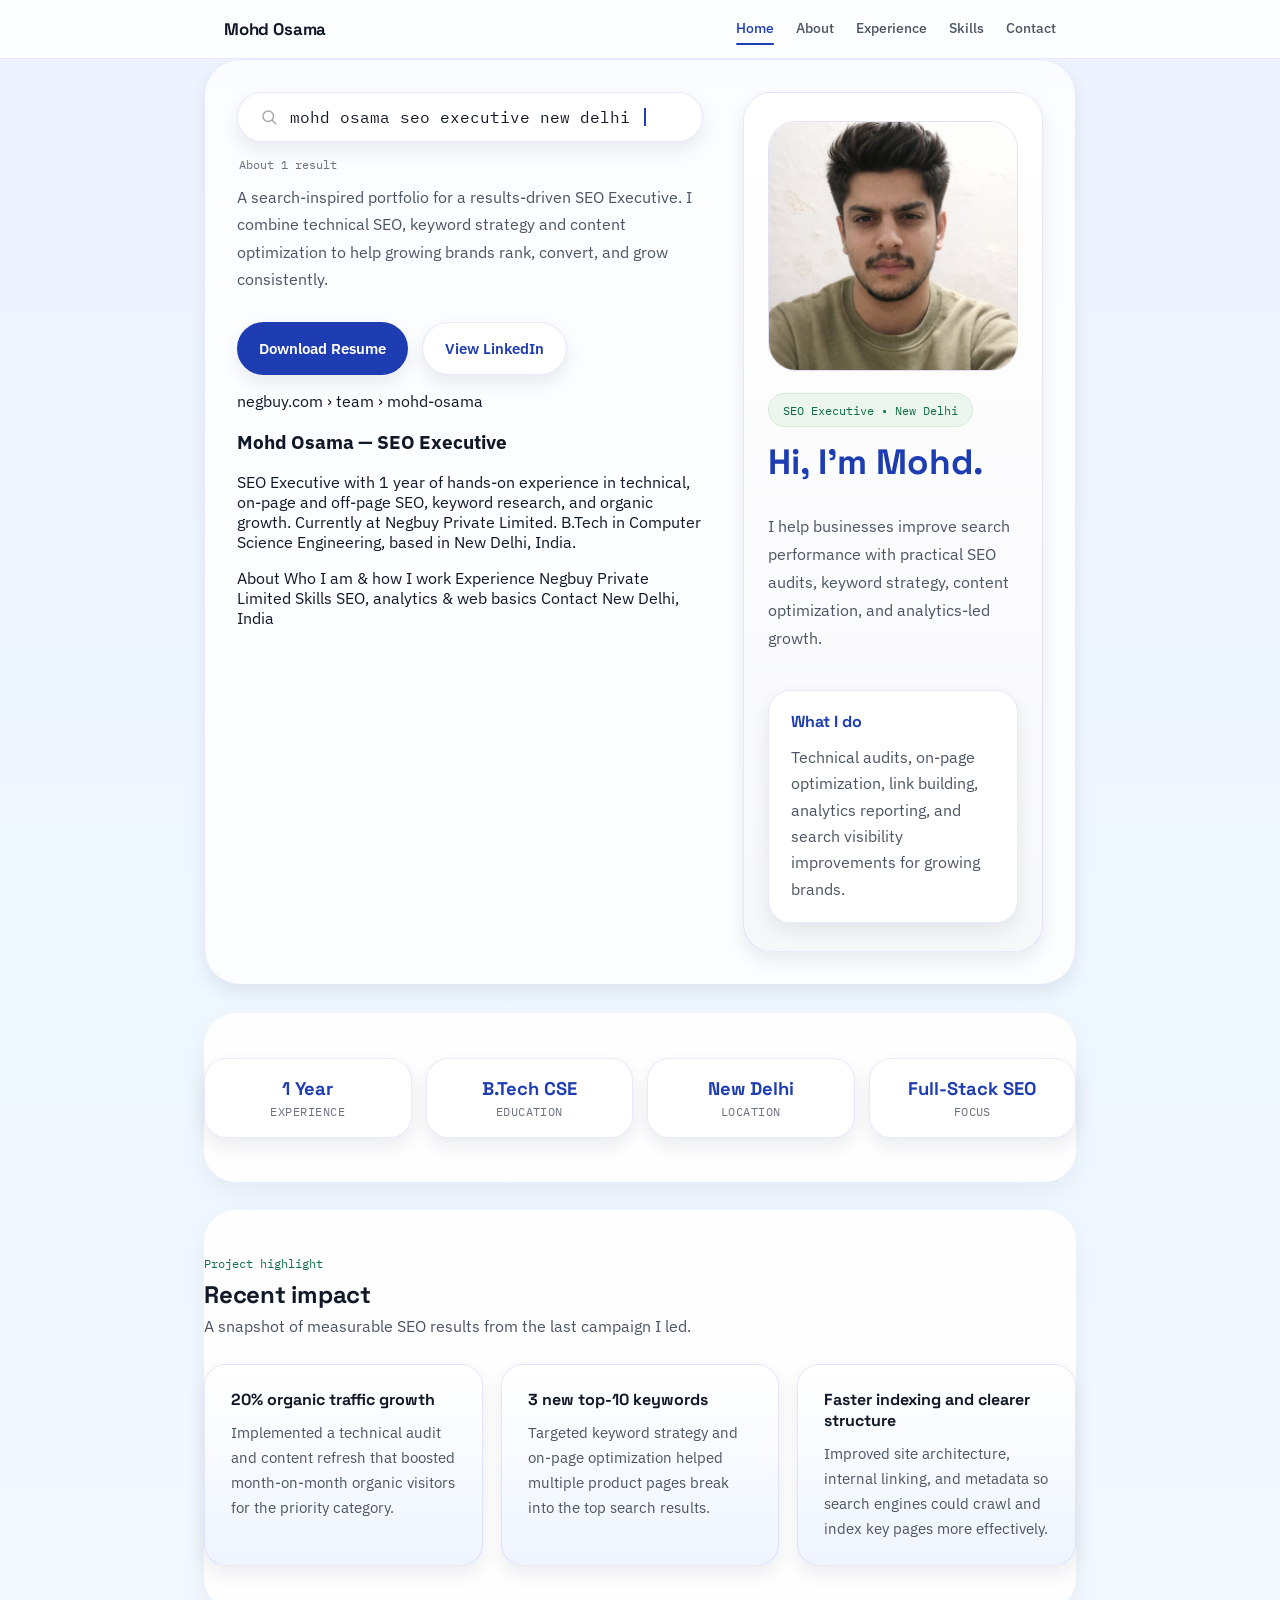
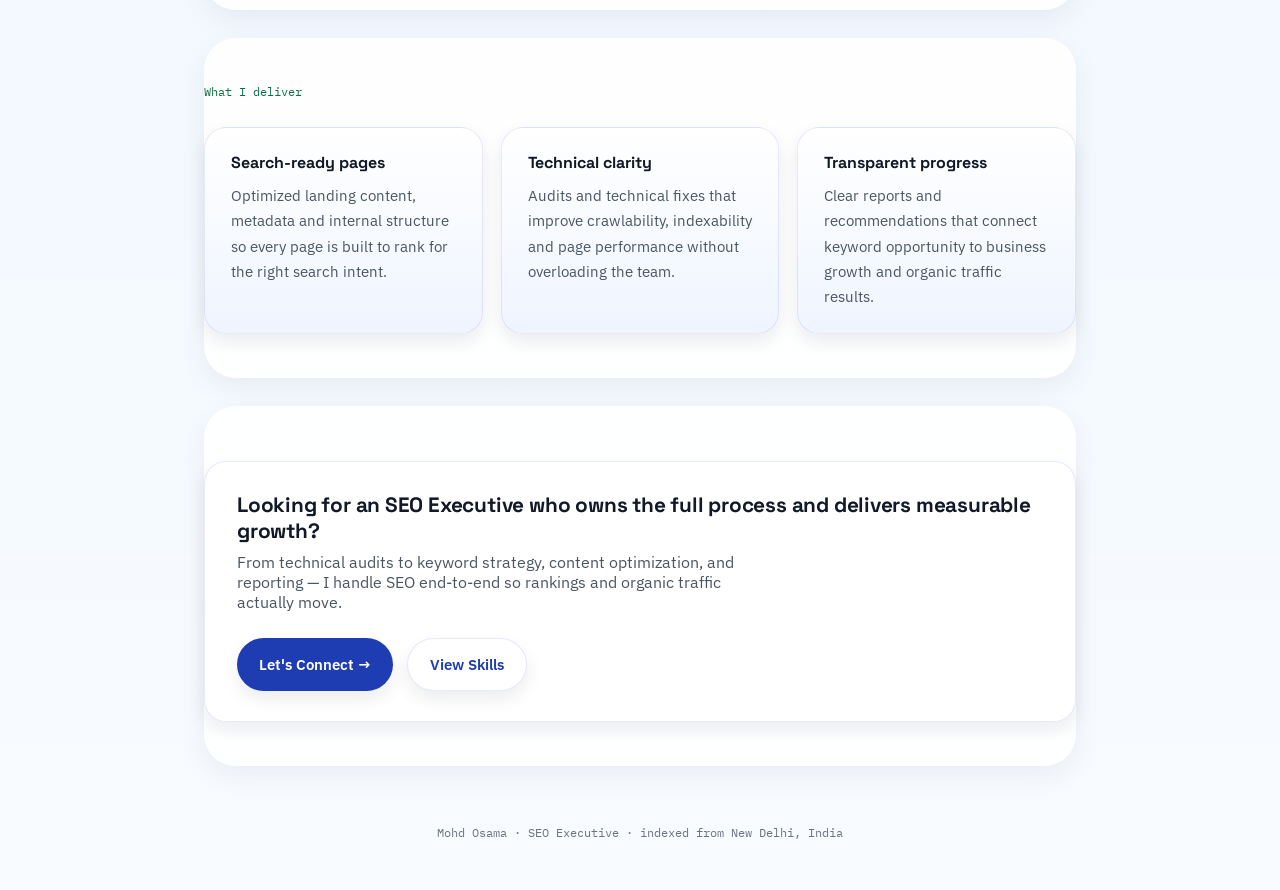
<file: index.html>
<!DOCTYPE html>
<html lang="en">
<head>
<meta charset="UTF-8">
<meta name="viewport" content="width=device-width, initial-scale=1.0">
<title>Mohd Osama — SEO Executive</title>
<meta name="description" content="Mohd Osama, SEO Executive — on-page & off-page SEO, keyword research, organic growth. New Delhi, India.">
<link rel="preconnect" href="https://fonts.googleapis.com">
<link href="https://fonts.googleapis.com/css2?family=Space+Grotesk:wght@500;600;700&family=IBM+Plex+Sans:wght@400;500;600&family=IBM+Plex+Mono:wght@400;500&display=swap" rel="stylesheet">
<link rel="stylesheet" href="styles.css">
</head>
<body>

<header class="topbar">
  <div class="topbar-inner">
    <a class="logo" href="index.html">Mohd Osama</a>
    <nav class="nav-links">
      <a href="index.html">Home</a>
      <a href="about.html">About</a>
      <a href="experience.html">Experience</a>
      <a href="skills.html">Skills</a>
      <a href="contact.html">Contact</a>
    </nav>
  </div>
</header>

<main class="wrap">

  <!-- HERO / SERP -->
  <section class="hero">
    <div class="hero-grid">
      <div>
        <div class="search-shell">
          <svg class="search-icon" width="18" height="18" viewBox="0 0 24 24" fill="none" stroke="#5F6368" stroke-width="2" stroke-linecap="round">
            <circle cx="11" cy="11" r="7"></circle>
            <line x1="21" y1="21" x2="16.65" y2="16.65"></line>
          </svg>
          <span class="search-text-line" id="typedText"></span><span class="cursor" id="cursorBlink"></span>
        </div>
        <p class="search-stats" id="searchStats">About 1 result</p>
        <p class="hero-intro">A search-inspired portfolio for a results-driven SEO Executive. I combine technical SEO, keyword strategy and content optimization to help growing brands rank, convert, and grow consistently.</p>

        <div class="hero-actions">
          <a class="cta-button" href="resume.pdf" download>Download Resume</a>
          <a class="cta-button secondary" href="https://www.linkedin.com/in/mohdosama-seo" target="_blank" rel="noreferrer noopener">View LinkedIn</a>
        </div>

        <article class="serp-card" id="serpCard">
          <p class="breadcrumb">negbuy.com › team › mohd-osama</p>
          <h1 class="serp-title">Mohd Osama — SEO Executive</h1>
          <p class="serp-desc">
            SEO Executive with 1 year of hands-on experience in technical, on-page and off-page SEO,
            keyword research, and organic growth. Currently at Negbuy Private Limited.
            B.Tech in Computer Science Engineering, based in New Delhi, India.
          </p>
          <div class="sitelinks">
            <a href="about.html">
              <span class="sl-title">About</span>
              <span class="sl-desc">Who I am &amp; how I work</span>
            </a>
            <a href="experience.html">
              <span class="sl-title">Experience</span>
              <span class="sl-desc">Negbuy Private Limited</span>
            </a>
            <a href="skills.html">
              <span class="sl-title">Skills</span>
              <span class="sl-desc">SEO, analytics &amp; web basics</span>
            </a>
            <a href="contact.html">
              <span class="sl-title">Contact</span>
              <span class="sl-desc">New Delhi, India</span>
            </a>
          </div>
        </article>
      </div>

      <aside class="hero-profile">
        <img class="profile-image" src="profile.jpg" alt="Mohd Osama profile photo">
        <div class="profile-summary">
          <span class="profile-badge">SEO Executive • New Delhi</span>
          <h2 class="profile-title">Hi, I’m Mohd.</h2>
          <p class="profile-meta">I help businesses improve search performance with practical SEO audits, keyword strategy, content optimization, and analytics-led growth.</p>
        </div>
        <div class="profile-item">
          <h3>What I do</h3>
          <p>Technical audits, on-page optimization, link building, analytics reporting, and search visibility improvements for growing brands.</p>
        </div>
      </aside>
    </div>
  </section>

  <!-- QUICK FACTS -->
  <section class="section">
    <div class="facts-grid">
      <div class="fact-card">
        <div class="fact-value">1 Year</div>
        <div class="fact-label">Experience</div>
      </div>
      <div class="fact-card">
        <div class="fact-value">B.Tech CSE</div>
        <div class="fact-label">Education</div>
      </div>
      <div class="fact-card">
        <div class="fact-value">New Delhi</div>
        <div class="fact-label">Location</div>
      </div>
      <div class="fact-card">
        <div class="fact-value">Full-Stack SEO</div>
        <div class="fact-label">Focus</div>
      </div>
    </div>
  </section>

  <section class="section">
    <p class="eyebrow">Project highlight</p>
    <h2>Recent impact</h2>
    <p class="section-sub">A snapshot of measurable SEO results from the last campaign I led.</p>
    <div class="feature-grid">
      <div class="feature-card">
        <h3>20% organic traffic growth</h3>
        <p>Implemented a technical audit and content refresh that boosted month-on-month organic visitors for the priority category.</p>
      </div>
      <div class="feature-card">
        <h3>3 new top-10 keywords</h3>
        <p>Targeted keyword strategy and on-page optimization helped multiple product pages break into the top search results.</p>
      </div>
      <div class="feature-card">
        <h3>Faster indexing and clearer structure</h3>
        <p>Improved site architecture, internal linking, and metadata so search engines could crawl and index key pages more effectively.</p>
      </div>
    </div>
  </section>

  <section class="section">
    <p class="eyebrow">What I deliver</p>
    <div class="feature-grid">
      <div class="feature-card">
        <h3>Search-ready pages</h3>
        <p>Optimized landing content, metadata and internal structure so every page is built to rank for the right search intent.</p>
      </div>
      <div class="feature-card">
        <h3>Technical clarity</h3>
        <p>Audits and technical fixes that improve crawlability, indexability and page performance without overloading the team.</p>
      </div>
      <div class="feature-card">
        <h3>Transparent progress</h3>
        <p>Clear reports and recommendations that connect keyword opportunity to business growth and organic traffic results.</p>
      </div>
    </div>
  </section>

  <!-- CTA -->
  <section class="section">
    <div class="cta-block">
      <h2>Looking for an SEO Executive who owns the full process and delivers measurable growth?</h2>
      <p>From technical audits to keyword strategy, content optimization, and reporting —
      I handle SEO end-to-end so rankings and organic traffic actually move.</p>
      <div class="cta-row">
        <a class="cta-button" href="contact.html">Let's Connect →</a>
        <a class="cta-button secondary" href="skills.html">View Skills</a>
      </div>
    </div>
  </section>

</main>

<footer>
  <p>Mohd Osama · SEO Executive · indexed from New Delhi, India</p>
</footer>

<script src="script.js"></script>
</body>
</html>
</file>
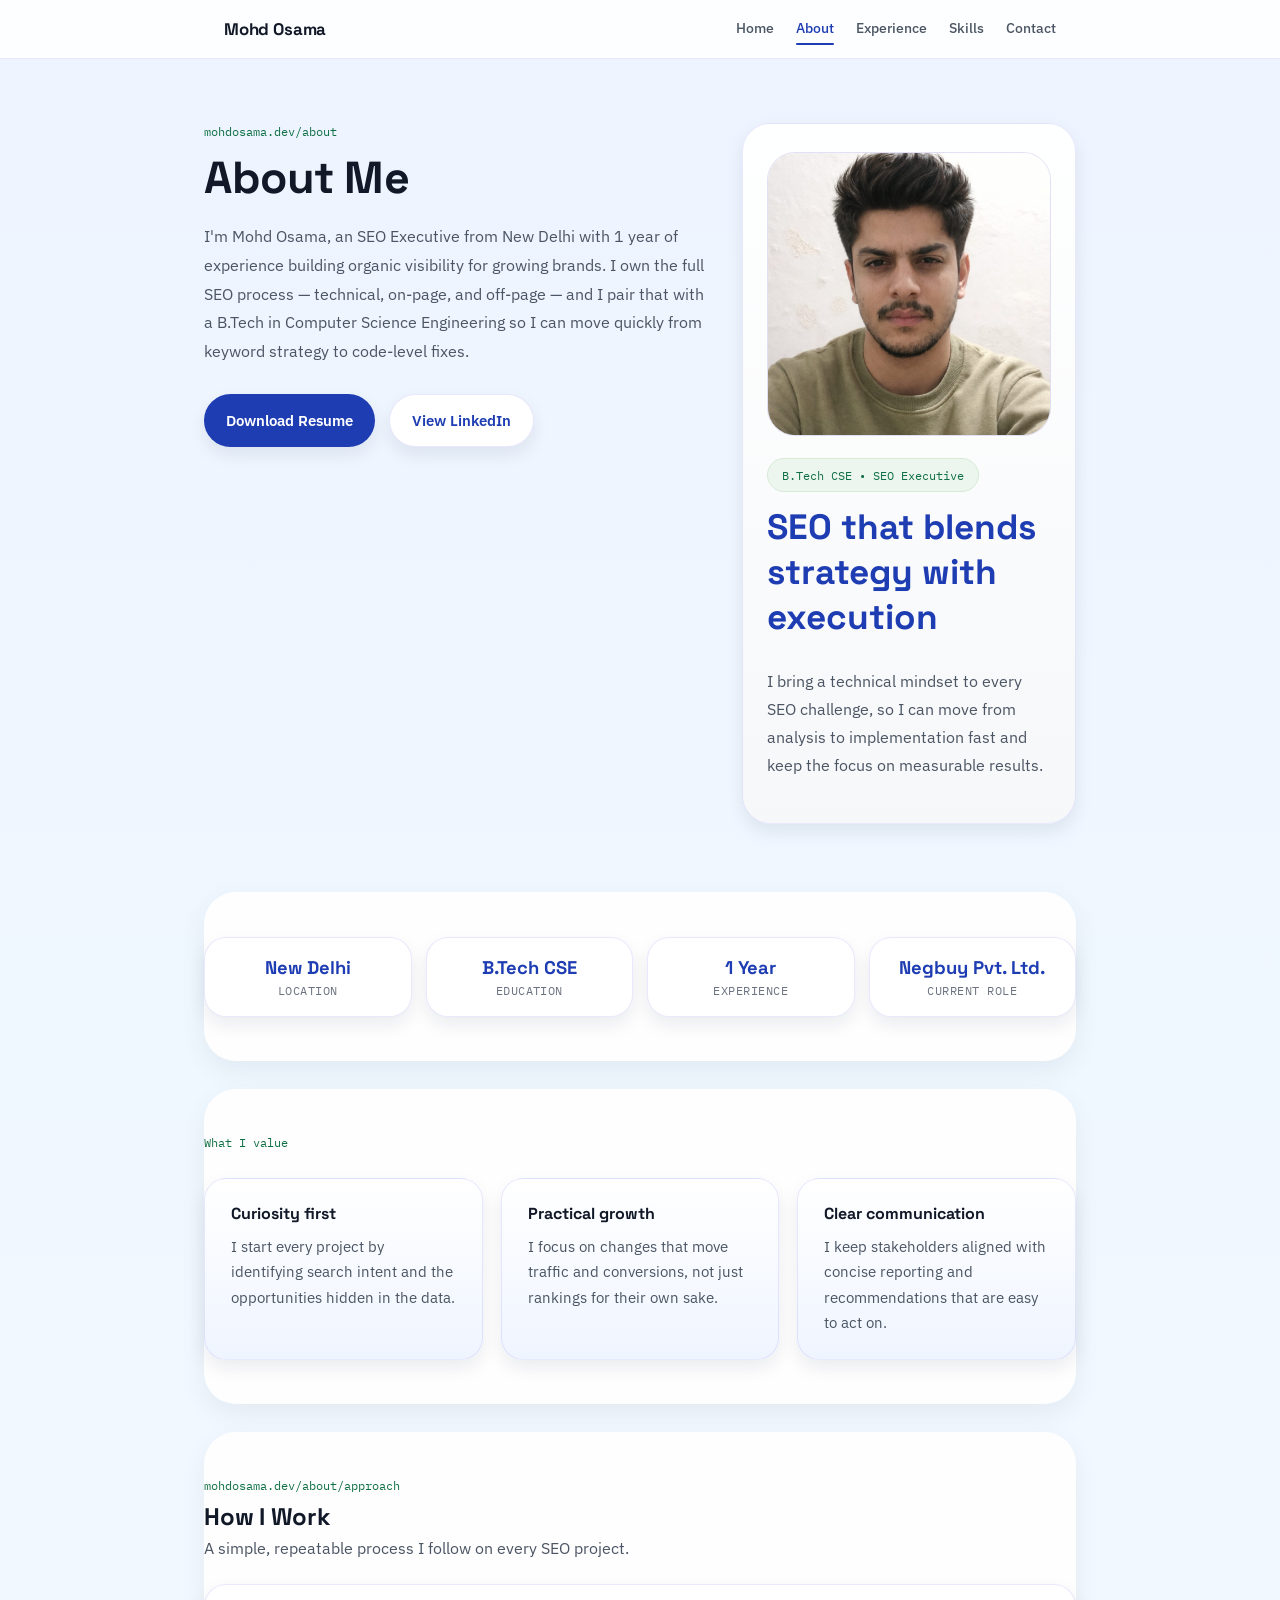
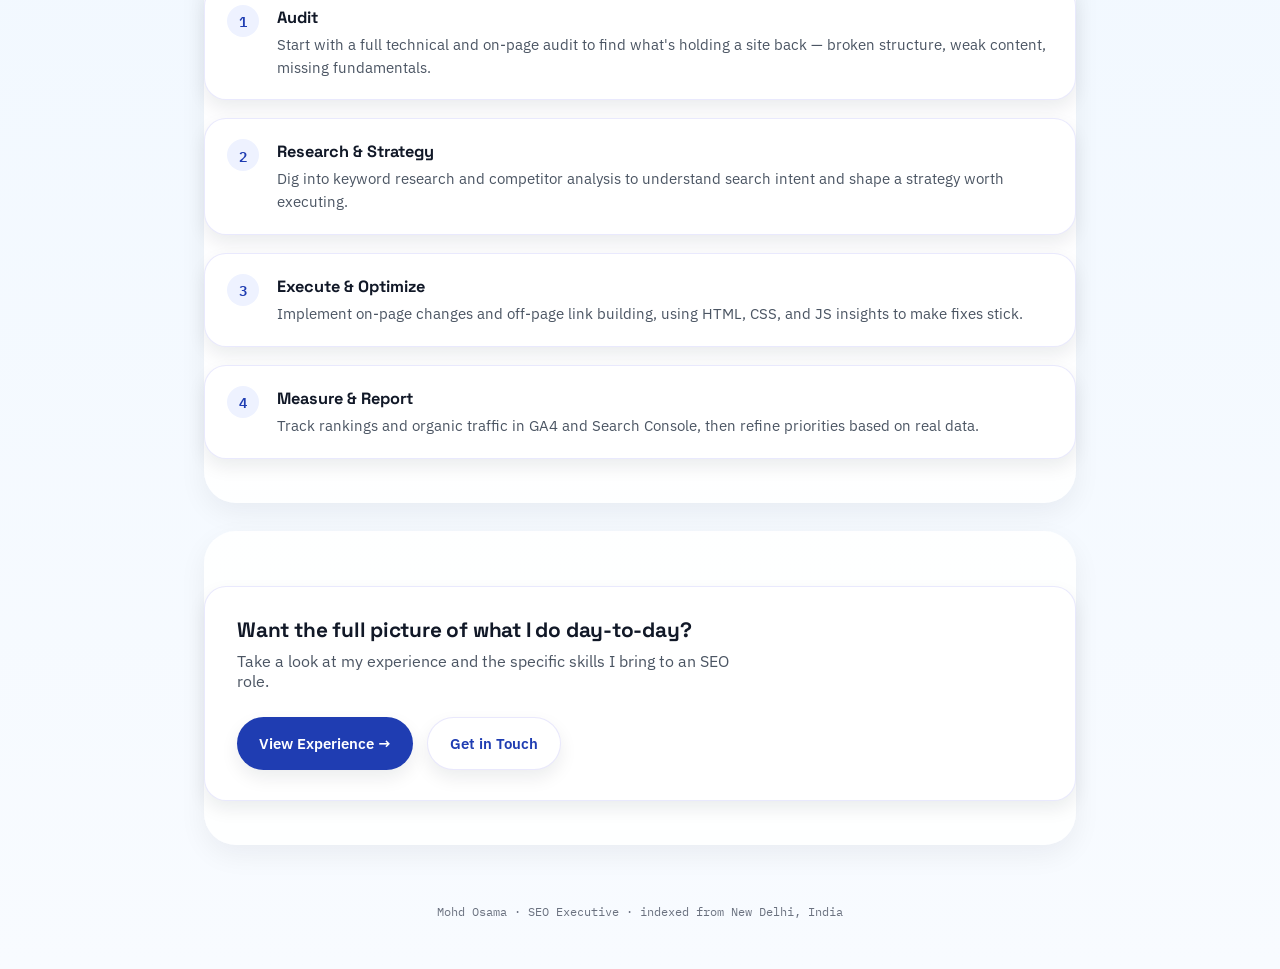
<file: about.html>
<!DOCTYPE html>
<html lang="en">
<head>
<meta charset="UTF-8">
<meta name="viewport" content="width=device-width, initial-scale=1.0">
<title>About — Mohd Osama</title>
<meta name="description" content="About Mohd Osama, SEO Executive based in New Delhi, India.">
<link rel="preconnect" href="https://fonts.googleapis.com">
<link href="https://fonts.googleapis.com/css2?family=Space+Grotesk:wght@500;600;700&family=IBM+Plex+Sans:wght@400;500;600&family=IBM+Plex+Mono:wght@400;500&display=swap" rel="stylesheet">
<link rel="stylesheet" href="styles.css">
</head>
<body>

<header class="topbar">
  <div class="topbar-inner">
    <a class="logo" href="index.html">Mohd Osama</a>
    <nav class="nav-links">
      <a href="index.html">Home</a>
      <a href="about.html">About</a>
      <a href="experience.html">Experience</a>
      <a href="skills.html">Skills</a>
      <a href="contact.html">Contact</a>
    </nav>
  </div>
</header>

<main class="wrap">

  <section class="page-banner">
    <div class="page-header">
      <div>
        <p class="eyebrow">mohdosama.dev/about</p>
        <h1>About Me</h1>
        <p class="section-sub">I'm Mohd Osama, an SEO Executive from New Delhi with 1 year of experience building organic visibility for growing brands. I own the full SEO process — technical, on-page, and off-page — and I pair that with a B.Tech in Computer Science Engineering so I can move quickly from keyword strategy to code-level fixes.</p>
        <div class="hero-actions">
          <a class="cta-button" href="resume.pdf" download>Download Resume</a>
          <a class="cta-button secondary" href="https://www.linkedin.com/in/mohdosama-seo" target="_blank" rel="noreferrer noopener">View LinkedIn</a>
        </div>
      </div>
      <aside class="hero-profile">
        <img class="profile-image" src="profile.jpg" alt="Profile photo of Mohd Osama">
        <div class="profile-summary">
          <span class="profile-badge">B.Tech CSE • SEO Executive</span>
          <h2 class="profile-title">SEO that blends strategy with execution</h2>
          <p class="profile-meta">I bring a technical mindset to every SEO challenge, so I can move from analysis to implementation fast and keep the focus on measurable results.</p>
        </div>
      </aside>
    </div>
  </section>

  <section class="section">
    <div class="facts-grid">
      <div class="fact-card">
        <div class="fact-value">New Delhi</div>
        <div class="fact-label">Location</div>
      </div>
      <div class="fact-card">
        <div class="fact-value">B.Tech CSE</div>
        <div class="fact-label">Education</div>
      </div>
      <div class="fact-card">
        <div class="fact-value">1 Year</div>
        <div class="fact-label">Experience</div>
      </div>
      <div class="fact-card">
        <div class="fact-value">Negbuy Pvt. Ltd.</div>
        <div class="fact-label">Current Role</div>
      </div>
    </div>
  </section>

  <section class="section">
    <p class="eyebrow">What I value</p>
    <div class="feature-grid">
      <div class="feature-card">
        <h3>Curiosity first</h3>
        <p>I start every project by identifying search intent and the opportunities hidden in the data.</p>
      </div>
      <div class="feature-card">
        <h3>Practical growth</h3>
        <p>I focus on changes that move traffic and conversions, not just rankings for their own sake.</p>
      </div>
      <div class="feature-card">
        <h3>Clear communication</h3>
        <p>I keep stakeholders aligned with concise reporting and recommendations that are easy to act on.</p>
      </div>
    </div>
  </section>

  <section class="section">
    <p class="eyebrow">mohdosama.dev/about/approach</p>
    <h2>How I Work</h2>
    <p class="section-sub">A simple, repeatable process I follow on every SEO project.</p>
    <div class="process-list">
      <div class="process-step">
        <span class="step-num">1</span>
        <div class="step-body">
          <h3>Audit</h3>
          <p>Start with a full technical and on-page audit to find what's holding a site back — broken structure, weak content, missing fundamentals.</p>
        </div>
      </div>
      <div class="process-step">
        <span class="step-num">2</span>
        <div class="step-body">
          <h3>Research &amp; Strategy</h3>
          <p>Dig into keyword research and competitor analysis to understand search intent and shape a strategy worth executing.</p>
        </div>
      </div>
      <div class="process-step">
        <span class="step-num">3</span>
        <div class="step-body">
          <h3>Execute &amp; Optimize</h3>
          <p>Implement on-page changes and off-page link building, using HTML, CSS, and JS insights to make fixes stick.</p>
        </div>
      </div>
      <div class="process-step">
        <span class="step-num">4</span>
        <div class="step-body">
          <h3>Measure &amp; Report</h3>
          <p>Track rankings and organic traffic in GA4 and Search Console, then refine priorities based on real data.</p>
        </div>
      </div>
    </div>
  </section>

  <section class="section">
    <div class="cta-block">
      <h2>Want the full picture of what I do day-to-day?</h2>
      <p>Take a look at my experience and the specific skills I bring to an SEO role.</p>
      <div class="cta-row">
        <a class="cta-button" href="experience.html">View Experience →</a>
        <a class="cta-button secondary" href="contact.html">Get in Touch</a>
      </div>
    </div>
  </section>

</main>

<footer>
  <p>Mohd Osama · SEO Executive · indexed from New Delhi, India</p>
</footer>

<script src="script.js"></script>
</body>
</html>
</file>
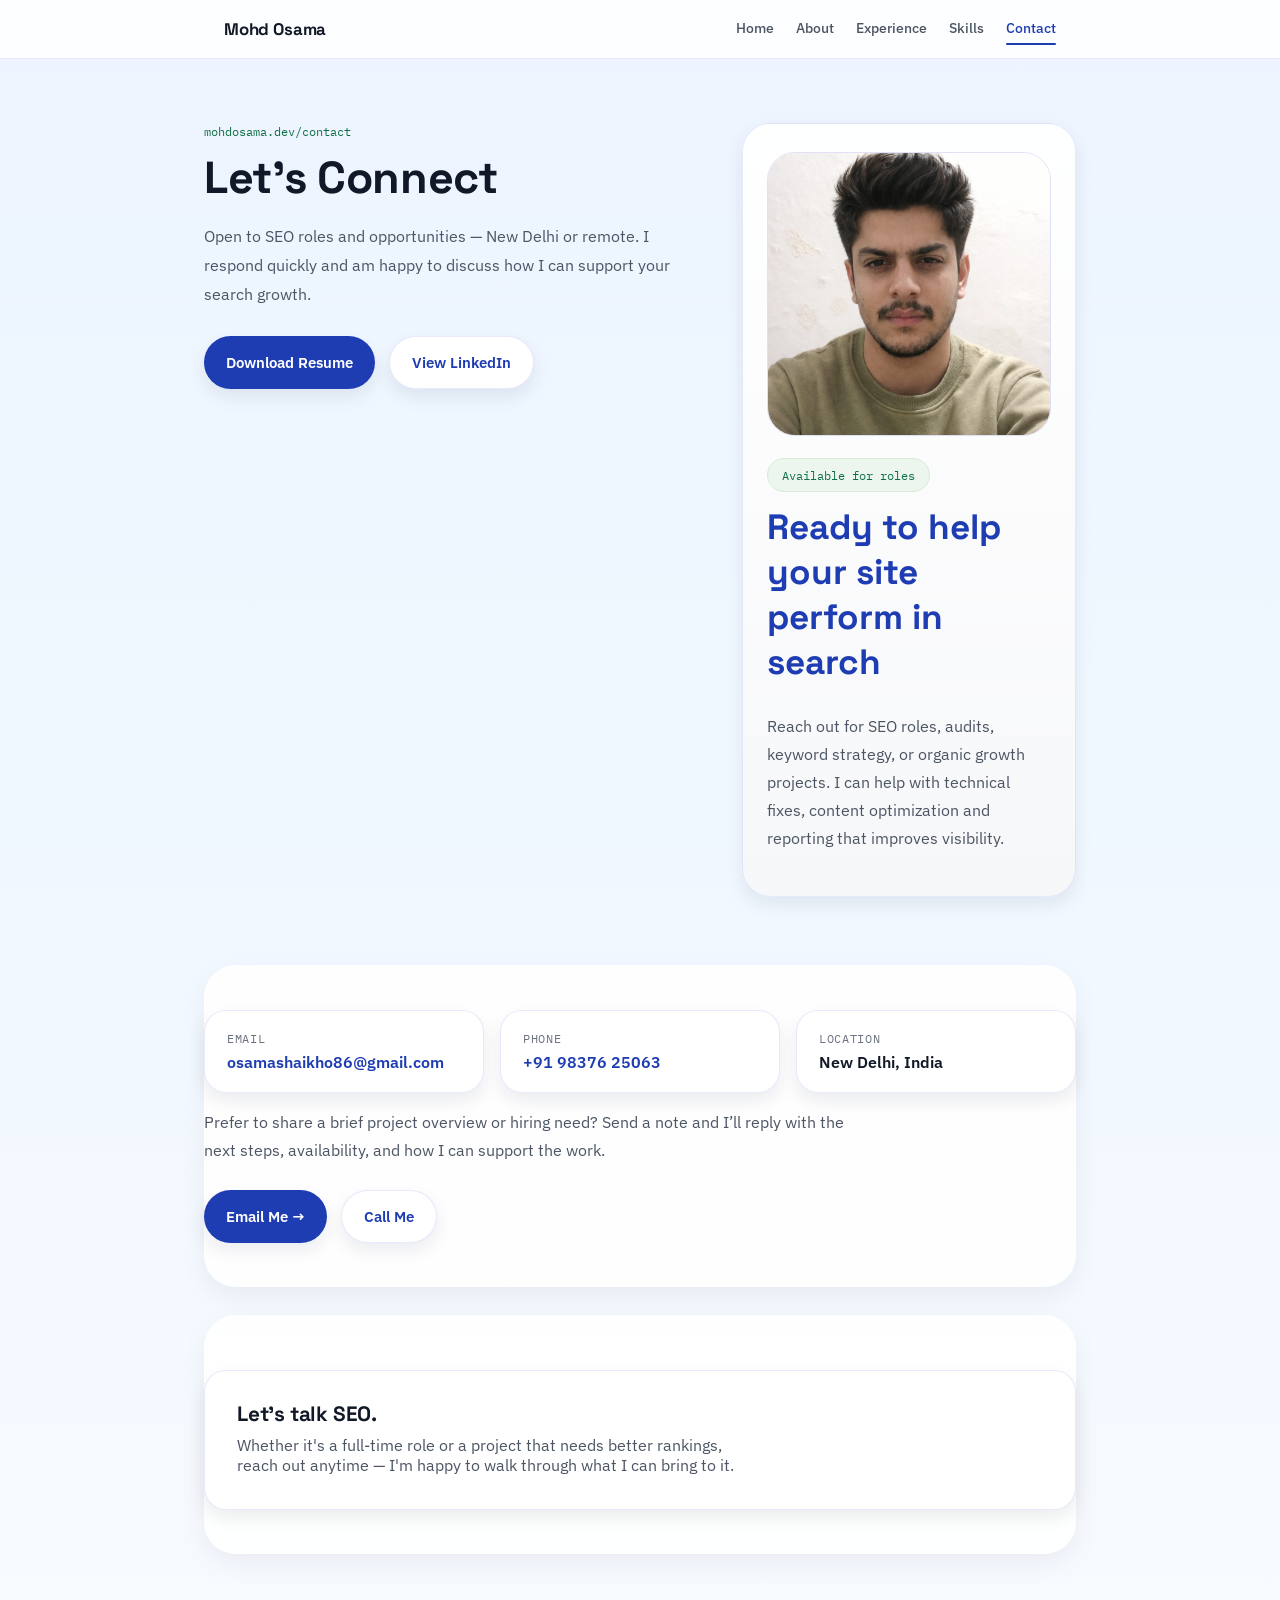
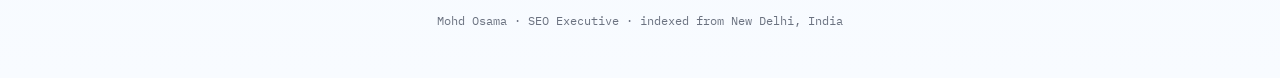
<file: contact.html>
<!DOCTYPE html>
<html lang="en">
<head>
<meta charset="UTF-8">
<meta name="viewport" content="width=device-width, initial-scale=1.0">
<title>Contact — Mohd Osama</title>
<meta name="description" content="Contact Mohd Osama, SEO Executive based in New Delhi, India.">
<link rel="preconnect" href="https://fonts.googleapis.com">
<link href="https://fonts.googleapis.com/css2?family=Space+Grotesk:wght@500;600;700&family=IBM+Plex+Sans:wght@400;500;600&family=IBM+Plex+Mono:wght@400;500&display=swap" rel="stylesheet">
<link rel="stylesheet" href="styles.css">
</head>
<body>

<header class="topbar">
  <div class="topbar-inner">
    <a class="logo" href="index.html">Mohd Osama</a>
    <nav class="nav-links">
      <a href="index.html">Home</a>
      <a href="about.html">About</a>
      <a href="experience.html">Experience</a>
      <a href="skills.html">Skills</a>
      <a href="contact.html">Contact</a>
    </nav>
  </div>
</header>

<main class="wrap">

  <section class="page-banner">
    <div class="page-header">
      <div>
        <p class="eyebrow">mohdosama.dev/contact</p>
        <h1>Let's Connect</h1>
        <p class="section-sub">Open to SEO roles and opportunities — New Delhi or remote. I respond quickly and am happy to discuss how I can support your search growth.</p>
        <div class="hero-actions">
          <a class="cta-button" href="resume.pdf" download>Download Resume</a>
          <a class="cta-button secondary" href="https://www.linkedin.com/in/mohdosama-seo" target="_blank" rel="noreferrer noopener">View LinkedIn</a>
        </div>
      </div>
      <aside class="hero-profile">
        <img class="profile-image" src="profile.jpg" alt="Profile photo of Mohd Osama">
        <div class="profile-summary">
          <span class="profile-badge">Available for roles</span>
          <h2 class="profile-title">Ready to help your site perform in search</h2>
          <p class="profile-meta">Reach out for SEO roles, audits, keyword strategy, or organic growth projects. I can help with technical fixes, content optimization and reporting that improves visibility.</p>
        </div>
      </aside>
    </div>
  </section>

  <section class="section">
    <div class="contact-grid">
      <a class="contact-card" href="mailto:osamashaikho86@gmail.com">
        <span class="contact-label">Email</span>
        <span class="contact-value">osamashaikho86@gmail.com</span>
      </a>
      <a class="contact-card" href="tel:+919837625063">
        <span class="contact-label">Phone</span>
        <span class="contact-value">+91 98376 25063</span>
      </a>
      <div class="contact-card">
        <span class="contact-label">Location</span>
        <span class="contact-value">New Delhi, India</span>
      </div>
    </div>

    <p class="contact-copy">Prefer to share a brief project overview or hiring need? Send a note and I’ll reply with the next steps, availability, and how I can support the work.</p>

    <div class="cta-row">
      <a class="cta-button" href="mailto:osamashaikho86@gmail.com">Email Me →</a>
      <a class="cta-button secondary" href="tel:+919837625063">Call Me</a>
    </div>
  </section>

  <section class="section">
    <div class="cta-block">
      <h2>Let's talk SEO.</h2>
      <p>Whether it's a full-time role or a project that needs better rankings, reach out anytime — I'm happy to walk through what I can bring to it.</p>
    </div>
  </section>

</main>

<footer>
  <p>Mohd Osama · SEO Executive · indexed from New Delhi, India</p>
</footer>

<script src="script.js"></script>
</body>
</html>
</file>
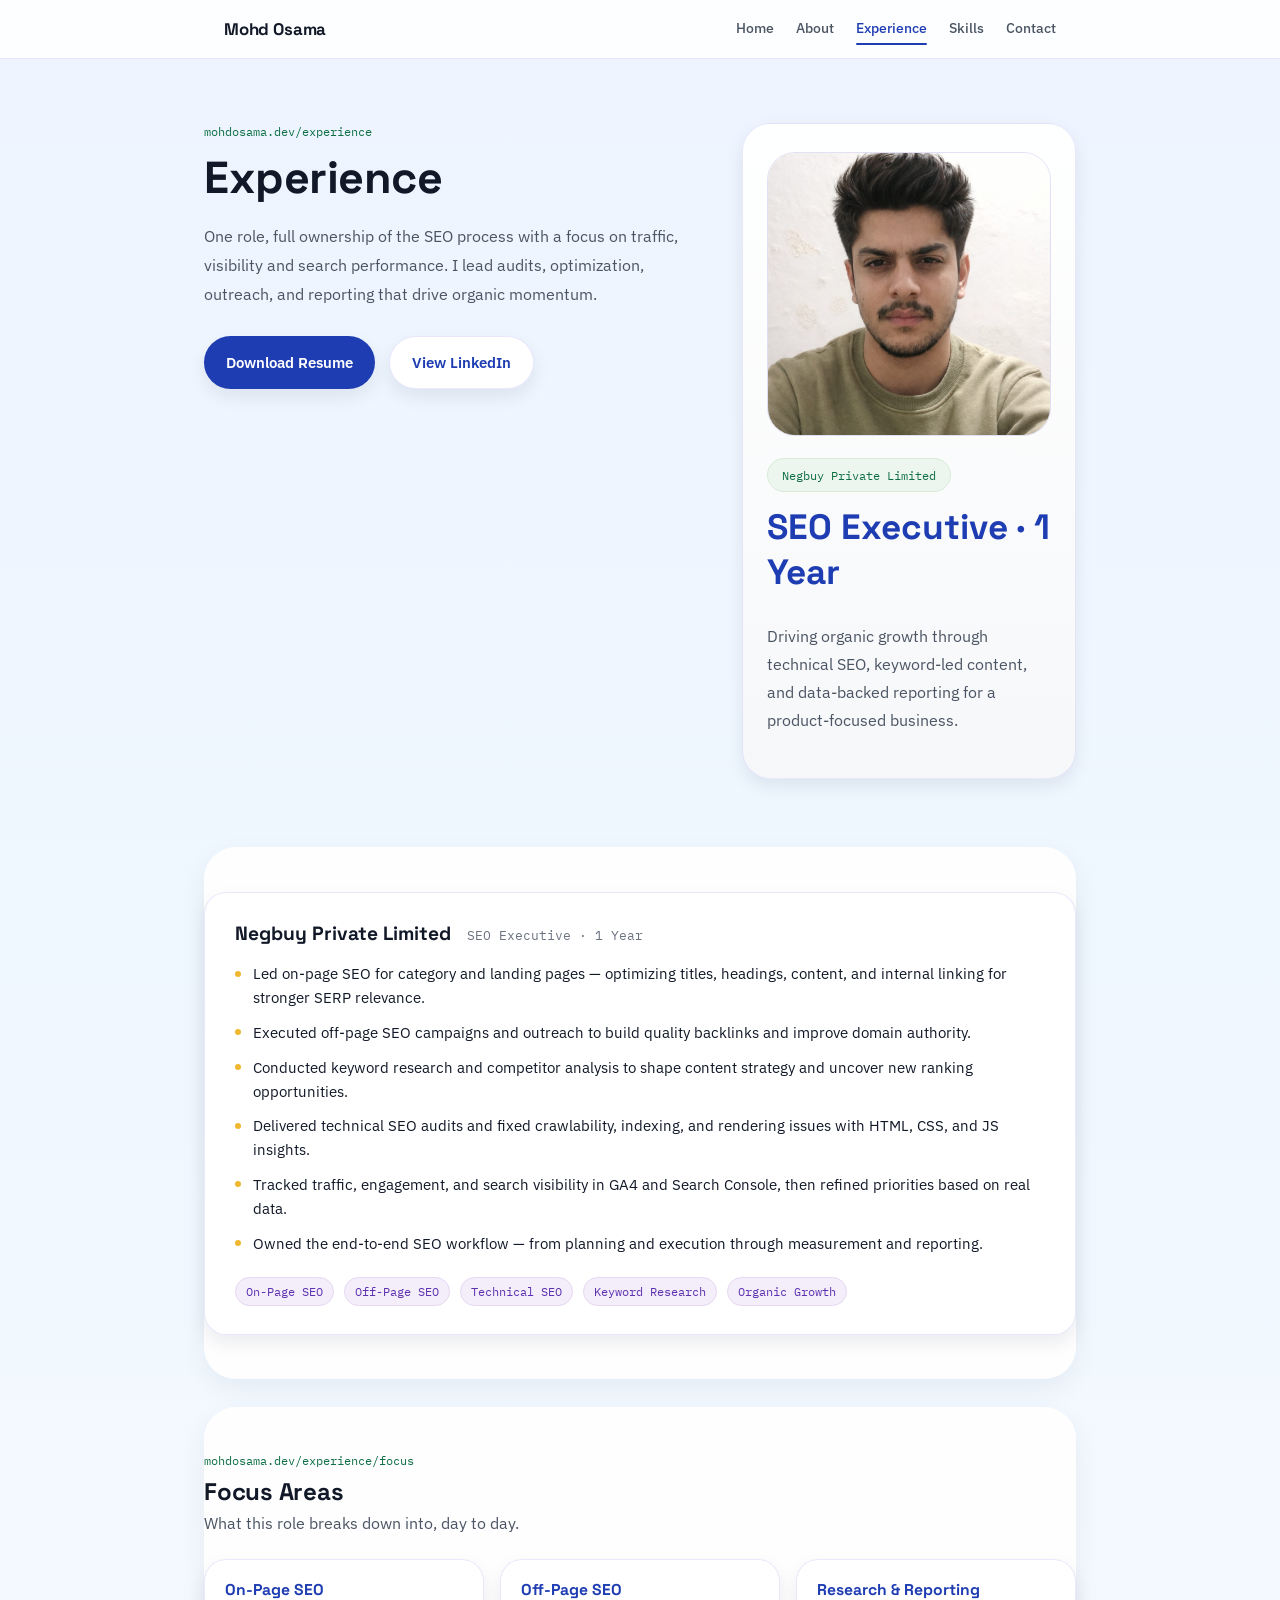
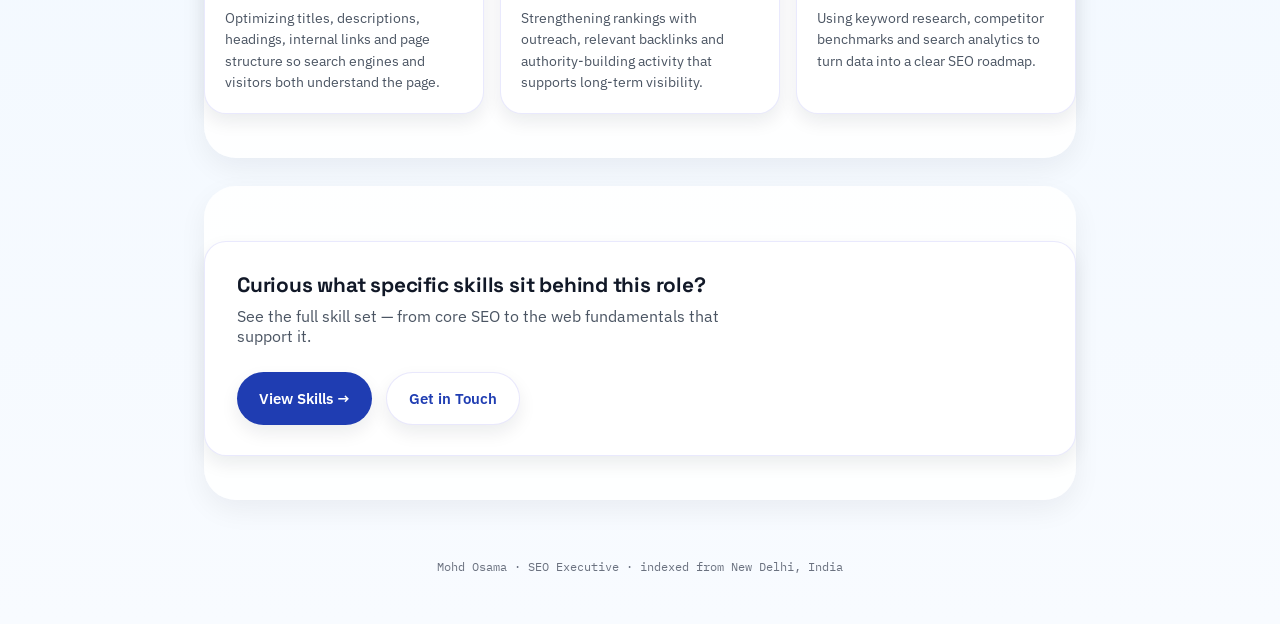
<file: experience.html>
<!DOCTYPE html>
<html lang="en">
<head>
<meta charset="UTF-8">
<meta name="viewport" content="width=device-width, initial-scale=1.0">
<title>Experience — Mohd Osama</title>
<meta name="description" content="SEO experience of Mohd Osama at Negbuy Private Limited.">
<link rel="preconnect" href="https://fonts.googleapis.com">
<link href="https://fonts.googleapis.com/css2?family=Space+Grotesk:wght@500;600;700&family=IBM+Plex+Sans:wght@400;500;600&family=IBM+Plex+Mono:wght@400;500&display=swap" rel="stylesheet">
<link rel="stylesheet" href="styles.css">
</head>
<body>

<header class="topbar">
  <div class="topbar-inner">
    <a class="logo" href="index.html">Mohd Osama</a>
    <nav class="nav-links">
      <a href="index.html">Home</a>
      <a href="about.html">About</a>
      <a href="experience.html">Experience</a>
      <a href="skills.html">Skills</a>
      <a href="contact.html">Contact</a>
    </nav>
  </div>
</header>

<main class="wrap">

  <section class="page-banner">
    <div class="page-header">
      <div>
        <p class="eyebrow">mohdosama.dev/experience</p>
        <h1>Experience</h1>
        <p class="section-sub">One role, full ownership of the SEO process with a focus on traffic, visibility and search performance. I lead audits, optimization, outreach, and reporting that drive organic momentum.</p>
        <div class="hero-actions">
          <a class="cta-button" href="resume.pdf" download>Download Resume</a>
          <a class="cta-button secondary" href="https://www.linkedin.com/in/mohdosama-seo" target="_blank" rel="noreferrer noopener">View LinkedIn</a>
        </div>
      </div>
      <aside class="hero-profile">
        <img class="profile-image" src="profile.jpg" alt="Profile photo of Mohd Osama">
        <div class="profile-summary">
          <span class="profile-badge">Negbuy Private Limited</span>
          <h2 class="profile-title">SEO Executive · 1 Year</h2>
          <p class="profile-meta">Driving organic growth through technical SEO, keyword-led content, and data-backed reporting for a product-focused business.</p>
        </div>
      </aside>
    </div>
  </section>

  <section class="section">
    <div class="role-card">
      <div class="role-head">
        <h3 class="role-company">Negbuy Private Limited</h3>
        <span class="role-meta">SEO Executive · 1 Year</span>
      </div>
      <ul class="role-list">
        <li>Led on-page SEO for category and landing pages — optimizing titles, headings, content, and internal linking for stronger SERP relevance.</li>
        <li>Executed off-page SEO campaigns and outreach to build quality backlinks and improve domain authority.</li>
        <li>Conducted keyword research and competitor analysis to shape content strategy and uncover new ranking opportunities.</li>
        <li>Delivered technical SEO audits and fixed crawlability, indexing, and rendering issues with HTML, CSS, and JS insights.</li>
        <li>Tracked traffic, engagement, and search visibility in GA4 and Search Console, then refined priorities based on real data.</li>
        <li>Owned the end-to-end SEO workflow — from planning and execution through measurement and reporting.</li>
      </ul>
      <div class="tag-row">
        <span class="tag">On-Page SEO</span>
        <span class="tag">Off-Page SEO</span>
        <span class="tag">Technical SEO</span>
        <span class="tag">Keyword Research</span>
        <span class="tag">Organic Growth</span>
      </div>
    </div>
  </section>

  <section class="section">
    <p class="eyebrow">mohdosama.dev/experience/focus</p>
    <h2>Focus Areas</h2>
    <p class="section-sub">What this role breaks down into, day to day.</p>
    <div class="focus-grid">
      <div class="focus-card">
        <h3>On-Page SEO</h3>
        <p>Optimizing titles, descriptions, headings, internal links and page structure so search engines and visitors both understand the page.</p>
      </div>
      <div class="focus-card">
        <h3>Off-Page SEO</h3>
        <p>Strengthening rankings with outreach, relevant backlinks and authority-building activity that supports long-term visibility.</p>
      </div>
      <div class="focus-card">
        <h3>Research &amp; Reporting</h3>
        <p>Using keyword research, competitor benchmarks and search analytics to turn data into a clear SEO roadmap.</p>
      </div>
    </div>
  </section>

  <section class="section">
    <div class="cta-block">
      <h2>Curious what specific skills sit behind this role?</h2>
      <p>See the full skill set — from core SEO to the web fundamentals that support it.</p>
      <div class="cta-row">
        <a class="cta-button" href="skills.html">View Skills →</a>
        <a class="cta-button secondary" href="contact.html">Get in Touch</a>
      </div>
    </div>
  </section>

</main>

<footer>
  <p>Mohd Osama · SEO Executive · indexed from New Delhi, India</p>
</footer>

<script src="script.js"></script>
</body>
</html>
</file>
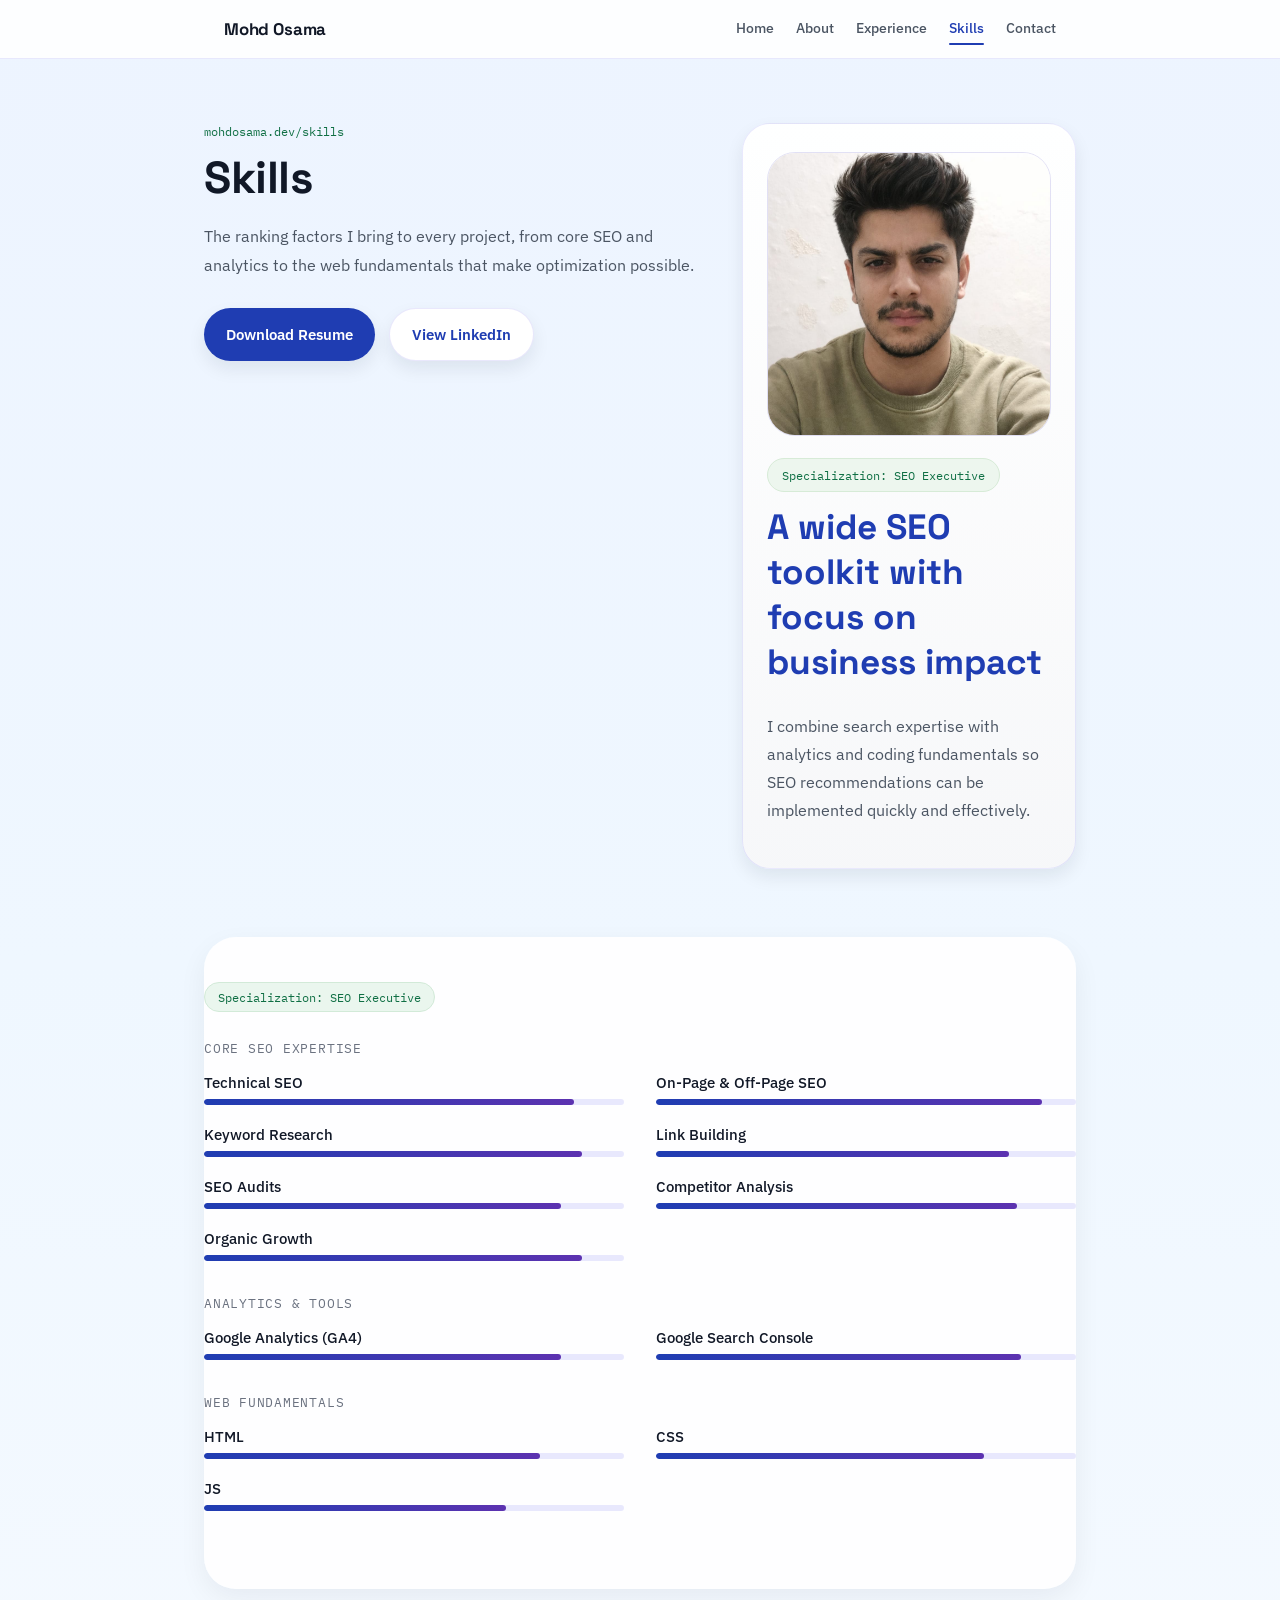
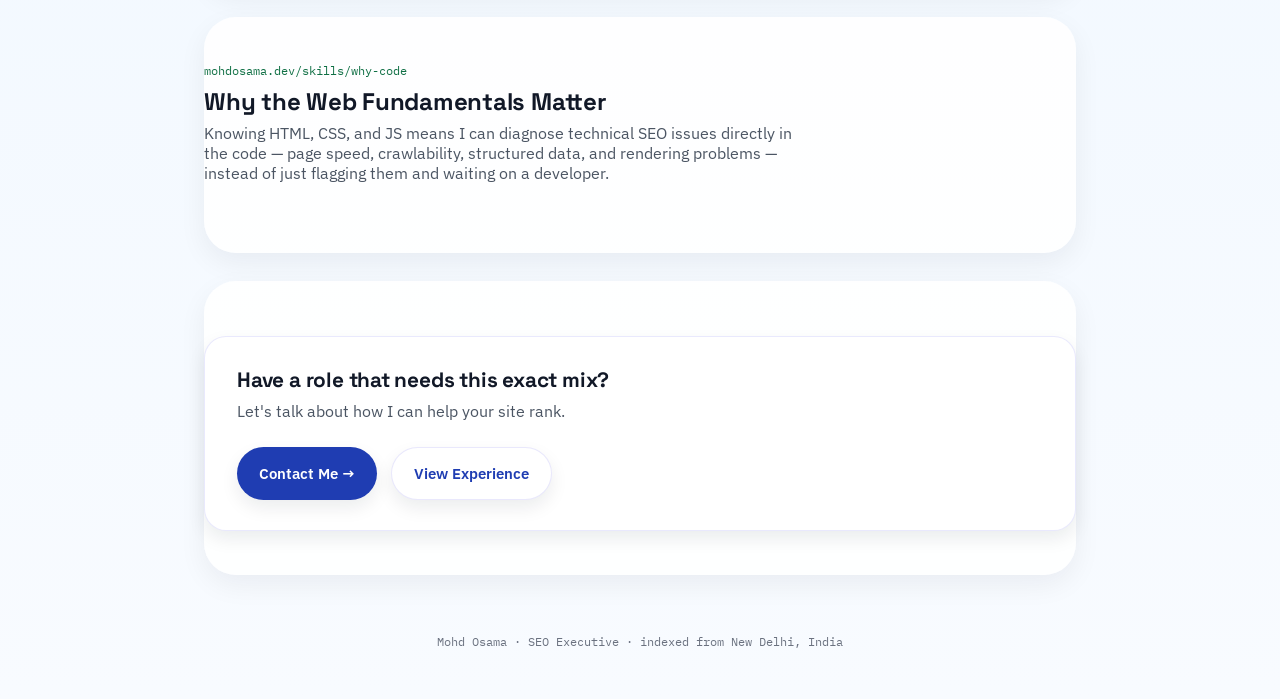
<file: skills.html>
<!DOCTYPE html>
<html lang="en">
<head>
<meta charset="UTF-8">
<meta name="viewport" content="width=device-width, initial-scale=1.0">
<title>Skills — Mohd Osama</title>
<meta name="description" content="SEO, analytics and web fundamentals skills of Mohd Osama.">
<link rel="preconnect" href="https://fonts.googleapis.com">
<link href="https://fonts.googleapis.com/css2?family=Space+Grotesk:wght@500;600;700&family=IBM+Plex+Sans:wght@400;500;600&family=IBM+Plex+Mono:wght@400;500&display=swap" rel="stylesheet">
<link rel="stylesheet" href="styles.css">
</head>
<body>

<header class="topbar">
  <div class="topbar-inner">
    <a class="logo" href="index.html">Mohd Osama</a>
    <nav class="nav-links">
      <a href="index.html">Home</a>
      <a href="about.html">About</a>
      <a href="experience.html">Experience</a>
      <a href="skills.html">Skills</a>
      <a href="contact.html">Contact</a>
    </nav>
  </div>
</header>

<main class="wrap">

  <section class="page-banner">
    <div class="page-header">
      <div>
        <p class="eyebrow">mohdosama.dev/skills</p>
        <h1>Skills</h1>
        <p class="section-sub">The ranking factors I bring to every project, from core SEO and analytics to the web fundamentals that make optimization possible.</p>
        <div class="hero-actions">
          <a class="cta-button" href="resume.pdf" download>Download Resume</a>
          <a class="cta-button secondary" href="https://www.linkedin.com/in/mohdosama-seo" target="_blank" rel="noreferrer noopener">View LinkedIn</a>
        </div>
      </div>
      <aside class="hero-profile">
        <img class="profile-image" src="profile.jpg" alt="Profile photo of Mohd Osama">
        <div class="profile-summary">
          <span class="profile-badge">Specialization: SEO Executive</span>
          <h2 class="profile-title">A wide SEO toolkit with focus on business impact</h2>
          <p class="profile-meta">I combine search expertise with analytics and coding fundamentals so SEO recommendations can be implemented quickly and effectively.</p>
        </div>
      </aside>
    </div>
  </section>

  <section class="section">
    <span class="role-badge">Specialization: SEO Executive</span>

    <div class="skill-category">
      <p class="category-title">Core SEO Expertise</p>
      <div class="skills-grid">
        <div class="skill-item"><div class="skill-name"><span>Technical SEO</span></div><div class="skill-track"><div class="skill-fill" data-fill="88"></div></div></div>
        <div class="skill-item"><div class="skill-name"><span>On-Page &amp; Off-Page SEO</span></div><div class="skill-track"><div class="skill-fill" data-fill="92"></div></div></div>
        <div class="skill-item"><div class="skill-name"><span>Keyword Research</span></div><div class="skill-track"><div class="skill-fill" data-fill="90"></div></div></div>
        <div class="skill-item"><div class="skill-name"><span>Link Building</span></div><div class="skill-track"><div class="skill-fill" data-fill="84"></div></div></div>
        <div class="skill-item"><div class="skill-name"><span>SEO Audits</span></div><div class="skill-track"><div class="skill-fill" data-fill="85"></div></div></div>
        <div class="skill-item"><div class="skill-name"><span>Competitor Analysis</span></div><div class="skill-track"><div class="skill-fill" data-fill="86"></div></div></div>
        <div class="skill-item"><div class="skill-name"><span>Organic Growth</span></div><div class="skill-track"><div class="skill-fill" data-fill="90"></div></div></div>
      </div>
    </div>

    <div class="skill-category">
      <p class="category-title">Analytics &amp; Tools</p>
      <div class="skills-grid">
        <div class="skill-item"><div class="skill-name"><span>Google Analytics (GA4)</span></div><div class="skill-track"><div class="skill-fill" data-fill="85"></div></div></div>
        <div class="skill-item"><div class="skill-name"><span>Google Search Console</span></div><div class="skill-track"><div class="skill-fill" data-fill="87"></div></div></div>
      </div>
    </div>

    <div class="skill-category">
      <p class="category-title">Web Fundamentals</p>
      <div class="skills-grid">
        <div class="skill-item"><div class="skill-name"><span>HTML</span></div><div class="skill-track"><div class="skill-fill" data-fill="80"></div></div></div>
        <div class="skill-item"><div class="skill-name"><span>CSS</span></div><div class="skill-track"><div class="skill-fill" data-fill="78"></div></div></div>
        <div class="skill-item"><div class="skill-name"><span>JS</span></div><div class="skill-track"><div class="skill-fill" data-fill="72"></div></div></div>
      </div>
    </div>
  </section>

  <section class="section">
    <p class="eyebrow">mohdosama.dev/skills/why-code</p>
    <h2>Why the Web Fundamentals Matter</h2>
    <p class="section-sub">
      Knowing HTML, CSS, and JS means I can diagnose technical SEO issues directly in the code —
      page speed, crawlability, structured data, and rendering problems — instead of just flagging
      them and waiting on a developer.
    </p>
  </section>

  <section class="section">
    <div class="cta-block">
      <h2>Have a role that needs this exact mix?</h2>
      <p>Let's talk about how I can help your site rank.</p>
      <div class="cta-row">
        <a class="cta-button" href="contact.html">Contact Me →</a>
        <a class="cta-button secondary" href="experience.html">View Experience</a>
      </div>
    </div>
  </section>

</main>

<footer>
  <p>Mohd Osama · SEO Executive · indexed from New Delhi, India</p>
</footer>

<script src="script.js"></script>
</body>
</html>
</file>
<file: styles.css>
:root{
  --bg: #eaf1ff;
  --surface: #ffffff;
  --surface-soft: rgba(255,255,255,0.92);
  --ink: #111827;
  --muted: #4b5563;
  --muted-soft: #6b7280;
  --line-blue: #1f3db2;
  --line-blue-dark: #15298c;
  --line-purple: #5c32b0;
  --line-green: #0f6f44;
  --amber: #f0b731;
  --border: rgba(79, 70, 229, 0.12);
  --border-soft: rgba(99, 102, 241, 0.14);
  --shadow-sm: 0 8px 18px rgba(15, 23, 42, 0.08);
  --shadow-md: 0 14px 35px rgba(15, 23, 42, 0.12);
  --radius: 22px;
  --font-display: 'Space Grotesk', sans-serif;
  --font-body: 'IBM Plex Sans', sans-serif;
  --font-mono: 'IBM Plex Mono', monospace;
}

*{ box-sizing: border-box; }
html{ scroll-behavior: smooth; }
body{
  margin:0;
  min-height: 100vh;
  background: linear-gradient(180deg, #edf4ff 0%, #eff7ff 42%, #f8fbff 100%);
  color: var(--ink);
  font-family: var(--font-body);
  -webkit-font-smoothing: antialiased;
}
a{ color: inherit; text-decoration: none; }
ul{ margin:0; padding:0; list-style:none; }

.wrap{ max-width: 920px; margin: 0 auto; padding: 0 24px; }

@media (max-width: 768px){
  .wrap{ padding: 0 18px; }
}

@media (max-width: 480px){
  .wrap{ padding: 0 16px; }
}

/* ---------- Top bar ---------- */
.topbar{
  position: sticky; top:0; z-index: 50;
  background: rgba(255,255,255,0.88);
  backdrop-filter: blur(16px);
  border-bottom: 1px solid var(--border-soft);
}
.topbar-inner{
  max-width: 880px; margin:0 auto; padding: 18px 24px;
  display:flex; align-items:center; justify-content:space-between;
  gap: 16px;
}
.logo{
  font-family: var(--font-display);
  font-weight: 700; font-size: clamp(0.95rem, 2vw, 1.05rem); letter-spacing: -0.01em;
  white-space:nowrap;
}
.nav-links{ display:flex; gap: clamp(12px, 3vw, 22px); flex-wrap: wrap; }
.nav-links a{
  font-size: clamp(0.7rem, 1.8vw, 0.88rem); color: var(--muted);
  font-weight: 500;
  transition: color .15s ease;
  position: relative;
  padding-bottom: 2px;
}
.nav-links a:hover{ color: var(--line-blue); }
.nav-links a.active{ color: var(--line-blue); }
.nav-links a.active::after{
  content:"";
  position:absolute; left:0; right:0; bottom:-6px;
  height: 2px; background: var(--line-blue);
  border-radius: 2px;
}

@media (max-width: 600px){
  .topbar-inner{ padding: 16px 16px; }
  .nav-links{ gap: 10px; }
  .nav-links a{ font-size: 0.75rem; }
}

@media (max-width: 480px){
  .topbar-inner{ padding: 14px 12px; gap: 12px; }
  .logo{ font-size: 0.9rem; }
  .nav-links{ gap: 8px; }
  .nav-links a{ font-size: 0.7rem; padding: 8px 0; }
}

/* ---------- Hero / SERP (home only) ---------- */
.hero{ padding: clamp(48px, 8vw, 72px) 0 clamp(36px, 7vw, 56px); }
.hero-grid{
  display:grid;
  grid-template-columns: minmax(0, 1.4fr) 0.9fr;
  gap: clamp(24px, 5vw, 40px);
  align-items: start;
}
@media (max-width: 900px){ .hero-grid{ grid-template-columns: 1fr; gap: 28px; } }
@media (max-width: 600px){ .hero-grid{ gap: 20px; } }
.hero{
  background: rgba(255,255,255,0.75);
  border: 1px solid var(--border-soft);
  border-radius: clamp(24px, 5vw, 36px);
  padding: clamp(20px, 5vw, 32px);
  box-shadow: var(--shadow-sm);
}

.search-shell{
  display:flex; align-items:center; gap: 12px;
  background: var(--surface);
  border: 1px solid var(--border);
  border-radius: 28px;
  padding: 14px 22px;
  box-shadow: var(--shadow-sm);
  max-width: 100%;
}
.search-icon{ flex: 0 0 auto; opacity: 0.55; }
.search-text-line{
  font-family: var(--font-mono);
  font-size: 1rem;
  color: var(--ink);
  white-space: nowrap;
  overflow: hidden;
}
.cursor{
  display:inline-block; width: 2px; height: 1.1em; background: var(--line-blue);
  margin-left: 2px; vertical-align: -0.18em;
  animation: blink 1s steps(1) infinite;
}
@keyframes blink{ 50%{ opacity: 0; } }

.search-stats{
  font-family: var(--font-mono);
  font-size: 0.78rem;
  color: var(--muted-soft);
  margin: 14px 2px 0;
}
.hero-intro{
  margin: 12px 0 0;
  max-width: 660px;
  color: var(--muted);
  line-height: 1.75;
  font-size: 0.98rem;
}

.hero-actions{
  display:flex; flex-wrap: wrap; gap: 14px; margin-top: 28px;
}

.hero-profile{
  display:grid;
  gap: 22px;
  padding: 28px 24px;
  border-radius: 28px;
  background: linear-gradient(180deg, rgba(255,255,255,0.95), rgba(246,247,249,0.95));
  border: 1px solid var(--border-soft);
  box-shadow: var(--shadow-sm);
}
.profile-image{
  width: 100%;
  aspect-ratio: 1 / 1;
  object-fit: cover;
  border-radius: 28px;
  border: 1px solid rgba(26,13,171,0.12);
}
.profile-summary{
  display:grid; gap: 12px;
}
.profile-badge{
  display:inline-flex;
  font-family: var(--font-mono);
  font-size: 0.78rem;
  color: var(--line-green);
  background: #edf6ee;
  border: 1px solid #d7ebd7;
  padding: 8px 14px;
  border-radius: 999px;
  width: fit-content;
}
.profile-title{
  font-family: var(--font-display);
  font-size: clamp(1.7rem, 3.6vw, 2.2rem);
  margin: 0;
  color: var(--line-blue);
}
.profile-meta{
  color: var(--muted);
  line-height: 1.75;
}

.profile-links{
  display:flex; gap: 10px; flex-wrap: wrap;
}
.profile-links a{
  display:inline-flex; align-items:center; gap: 8px;
  padding: 12px 18px;
  border-radius: 999px;
  border: 1px solid var(--border);
  background: var(--surface);
  color: var(--line-blue);
  font-weight: 600;
  transition: transform .15s ease, box-shadow .15s ease, background .15s ease;
}
.profile-links a:hover{
  transform: translateY(-2px);
  box-shadow: var(--shadow-md);
  background: #f4f7ff;
}

.profile-item{
  display:grid; gap: 8px;
  padding: 20px 22px;
  background: var(--surface);
  border: 1px solid var(--border-soft);
  border-radius: 22px;
  box-shadow: var(--shadow-sm);
}
.profile-item h3{
  margin: 0 0 4px;
  font-family: var(--font-display);
  font-size: 1rem;
  color: var(--line-blue);
}
.profile-item p{
  margin:0;
  color: var(--muted);
  line-height: 1.65;
}

/* ---------- Page header (subpages) ---------- */
.page-banner{
  padding: clamp(48px, 8vw, 64px) 0 clamp(28px, 6vw, 40px);
}
.page-header{
  display:grid;
  grid-template-columns: minmax(0, 1.2fr) 0.8fr;
  gap: clamp(24px, 5vw, 36px);
  align-items: start;
}
@media (max-width: 860px){ .page-header{ grid-template-columns: 1fr; gap: 28px; } }
@media (max-width: 600px){ .page-header{ gap: 20px; } }
.page-header h1{
  font-family: var(--font-display);
  font-size: clamp(1.8rem, 5vw, 2.8rem);
  margin: 0 0 clamp(12px, 2vw, 16px);
  letter-spacing: -0.01em;
}
.page-header .section-sub{
  margin: 0;
  color: var(--muted);
  line-height: 1.8;
  max-width: 700px;
  font-size: clamp(0.95rem, 2vw, 1rem);
}
.page-header .eyebrow{
  margin-bottom: 10px;
}

.feature-grid{
  display:grid;
  grid-template-columns: repeat(3, minmax(0, 1fr));
  gap: clamp(14px, 3vw, 18px);
  margin-top: clamp(20px, 5vw, 28px);
}
@media (max-width: 820px){ .feature-grid{ grid-template-columns: 1fr; } }
@media (max-width: 600px){ .feature-grid{ gap: 12px; margin-top: 20px; } }
.feature-card{
  background: linear-gradient(180deg, rgba(255,255,255,0.95), rgba(238,244,255,0.95));
  border: 1px solid var(--border-soft);
  border-radius: var(--radius);
  padding: clamp(18px, 4vw, 24px) clamp(20px, 4vw, 26px);
  box-shadow: var(--shadow-sm);
}
.feature-card h3{
  font-family: var(--font-display);
  font-size: clamp(0.9rem, 2vw, 1rem);
  margin: 0 0 clamp(8px, 2vw, 10px);
}
.feature-card p{
  margin: 0;
  color: var(--muted);
  line-height: 1.65;
  font-size: clamp(0.9rem, 2vw, 0.95rem);
}

.contact-copy{
  margin-top: 16px;
  color: var(--muted);
  max-width: 640px;
  line-height: 1.7;
}

/* ---------- Generic sections ---------- */
.section{
  padding: clamp(32px, 8vw, 44px) 0;
  border-top: 1px solid transparent;
  background: rgba(255,255,255,0.92);
  box-shadow: 0 10px 28px rgba(15, 23, 42, 0.06);
  border-radius: clamp(20px, 4vw, 32px);
  margin: clamp(20px, 5vw, 28px) 0;
  opacity: 0; transform: translateY(14px);
  transition: opacity .6s ease, transform .6s ease, background .3s ease;
}
.section.visible{ opacity: 1; transform: translateY(0); }
.section:first-of-type{ margin-top: 0; }

@media (max-width: 600px){
  .section{ padding: clamp(24px, 6vw, 32px) clamp(16px, 4vw, 24px); }
}

@media (max-width: 480px){
  .section{ padding: 20px 16px; margin: 16px 0; border-radius: 20px; }
}

.eyebrow{
  font-family: var(--font-mono);
  font-size: 0.78rem;
  color: var(--line-green);
  margin: 0 0 8px;
}
.section h2{
  font-family: var(--font-display);
  font-size: 1.5rem;
  margin: 0 0 6px;
  letter-spacing: -0.01em;
}
.section-sub{
  color: var(--muted);
  margin: 0 0 26px;
  font-size: 0.98rem;
  max-width: 600px;
}

/* ---------- Quick facts ---------- */
.facts-grid{
  display:grid;
  grid-template-columns: repeat(4, 1fr);
  gap: clamp(12px, 3vw, 14px);
}
@media (max-width: 900px){ .facts-grid{ grid-template-columns: repeat(2, 1fr); gap: 12px; } }
@media (max-width: 600px){ .facts-grid{ grid-template-columns: repeat(2, 1fr); gap: 10px; } }
@media (max-width: 480px){ .facts-grid{ grid-template-columns: 1fr; gap: 12px; } }
.fact-card{
  background: var(--surface);
  border: 1px solid var(--border-soft);
  border-radius: var(--radius);
  padding: clamp(16px, 4vw, 18px);
  box-shadow: var(--shadow-sm);
  text-align: center;
}
.fact-value{
  font-family: var(--font-display);
  font-size: clamp(1rem, 2.5vw, 1.15rem); font-weight: 700;
  color: var(--line-blue);
  margin-bottom: 4px;
}
.fact-label{
  font-family: var(--font-mono);
  font-size: clamp(0.65rem, 1.5vw, 0.72rem);
  color: var(--muted-soft);
  text-transform: uppercase; letter-spacing: 0.04em;
}

/* ---------- Process steps ---------- */
.process-list{
  display:flex; flex-direction:column; gap: clamp(14px, 3vw, 18px);
}
.process-step{
  display:flex; gap: clamp(14px, 3vw, 18px);
  background: var(--surface);
  border: 1px solid var(--border-soft);
  border-radius: var(--radius);
  padding: clamp(16px, 4vw, 20px) clamp(18px, 4vw, 22px);
  box-shadow: var(--shadow-sm);
}
@media (max-width: 600px){
  .process-step{ flex-direction: column; gap: 12px; }
}
.step-num{
  font-family: var(--font-mono);
  font-size: 0.9rem;
  color: var(--line-blue);
  flex: 0 0 auto;
  width: clamp(28px, 5vw, 32px); height: clamp(28px, 5vw, 32px);
  border-radius: 50%;
  background: #eef2ff;
  display:flex; align-items:center; justify-content:center;
  font-weight: 600;
}
.step-body h3{
  font-family: var(--font-display);
  font-size: clamp(0.9rem, 2vw, 1.02rem); margin: 2px 0 6px;
}
.step-body p{ margin:0; color: var(--muted); font-size: clamp(0.85rem, 2vw, 0.92rem); line-height: 1.55; }

/* ---------- Experience: role card ---------- */
.role-card{
  background: var(--surface);
  border: 1px solid var(--border-soft);
  border-radius: var(--radius);
  padding: clamp(20px, 5vw, 28px) clamp(20px, 5vw, 30px);
  box-shadow: var(--shadow-sm);
}
.role-head{
  display:flex; flex-wrap: wrap; align-items: baseline;
  gap: 10px 16px; margin-bottom: 16px;
}
.role-company{
  font-family: var(--font-display);
  font-size: clamp(1rem, 2.5vw, 1.2rem); margin:0; color: var(--ink);
}
.role-meta{
  font-family: var(--font-mono);
  font-size: clamp(0.75rem, 1.8vw, 0.82rem); color: var(--muted-soft);
}
.role-list{ display:flex; flex-direction:column; gap: clamp(10px, 2vw, 11px); margin-bottom: 22px; }
.role-list li{
  position:relative; padding-left: 18px;
  color: var(--ink); font-size: clamp(0.9rem, 2vw, 0.96rem); line-height: 1.55;
}
.role-list li::before{
  content:""; position:absolute; left:0; top: 0.55em;
  width:6px; height:6px; border-radius:50%;
  background: var(--amber);
}
.tag-row{ display:flex; gap: 10px; flex-wrap: wrap; }
.tag{
  font-family: var(--font-mono);
  font-size: clamp(0.7rem, 1.5vw, 0.76rem);
  color: var(--line-purple);
  background: #f4edfa;
  border: 1px solid #e6d8f3;
  padding: 6px 10px;
  border-radius: 999px;
}

/* ---------- Focus area cards ---------- */
.focus-grid{
  display:grid;
  grid-template-columns: repeat(3, 1fr);
  gap: clamp(12px, 3vw, 16px);
  margin-top: clamp(18px, 4vw, 22px);
}
@media (max-width: 700px){ .focus-grid{ grid-template-columns: 1fr; } }
@media (max-width: 600px){ .focus-grid{ gap: 12px; } }
.focus-card{
  background: var(--surface);
  border: 1px solid var(--border-soft);
  border-radius: var(--radius);
  padding: 20px;
  box-shadow: var(--shadow-sm);
}
.focus-card h3{
  font-family: var(--font-display);
  font-size: 0.98rem; margin: 0 0 8px; color: var(--line-blue);
}
.focus-card p{ margin:0; font-size: 0.88rem; color: var(--muted); line-height: 1.5; }

/* ---------- Skills ---------- */
.skill-category{ margin-bottom: 34px; }
.category-title{
  font-family: var(--font-mono);
  font-size: 0.8rem;
  text-transform: uppercase; letter-spacing: 0.06em;
  color: var(--muted-soft);
  margin: 0 0 16px;
}
.skills-grid{
  display:grid;
  grid-template-columns: 1fr 1fr;
  gap: 20px 32px;
}
@media (max-width: 600px){ .skills-grid{ grid-template-columns: 1fr; } }

.skill-name{
  display:flex; justify-content: space-between;
  font-size: 0.92rem; font-weight: 500; margin-bottom: 7px;
}
.skill-track{
  height: 6px; background: var(--border-soft);
  border-radius: 4px; overflow: hidden;
}
.skill-fill{
  height: 100%; border-radius: 4px;
  background: linear-gradient(90deg, var(--line-blue), var(--line-purple));
  width: 0%;
  transition: width 1.1s cubic-bezier(.2,.7,.3,1);
}

.role-badge{
  display:inline-block;
  font-family: var(--font-mono);
  font-size: 0.78rem;
  color: var(--line-green);
  background: #eaf6ee;
  border: 1px solid #d2ead8;
  padding: 6px 13px;
  border-radius: 999px;
  margin-bottom: 28px;
}

/* ---------- Education ---------- */
.edu-card{
  background: var(--surface);
  border: 1px solid var(--border-soft);
  border-radius: var(--radius);
  padding: 26px 30px;
  box-shadow: var(--shadow-sm);
  display:flex; align-items:center; gap: 18px; flex-wrap: wrap;
}
.edu-icon{
  flex: 0 0 auto;
  width: 46px; height: 46px;
  border-radius: 10px;
  background: #eef2ff;
  display:flex; align-items:center; justify-content:center;
  color: var(--line-blue);
}
.edu-card h3{
  font-family: var(--font-display);
  margin: 0 0 4px; font-size: 1.08rem;
}
.edu-meta{ margin:0; color: var(--muted); font-size: 0.92rem; }

/* ---------- Contact ---------- */
.contact-grid{
  display:grid;
  grid-template-columns: repeat(3, 1fr);
  gap: clamp(12px, 3vw, 16px);
}
@media (max-width: 700px){ .contact-grid{ grid-template-columns: 1fr; gap: 12px; } }
@media (max-width: 600px){ .contact-grid{ gap: 12px; } }

.contact-card{
  display:flex; flex-direction:column; gap: 6px;
  background: var(--surface);
  border: 1px solid var(--border-soft);
  border-radius: var(--radius);
  padding: clamp(16px, 4vw, 20px) clamp(16px, 4vw, 22px);
  box-shadow: var(--shadow-sm);
  transition: transform .15s ease, box-shadow .15s ease, border-color .15s ease;
  min-height: 44px;
}
a.contact-card:active{ transform: scale(0.98); }
a.contact-card:hover{
  transform: translateY(-2px);
  box-shadow: var(--shadow-md);
  border-color: var(--border);
}
.contact-label{
  font-family: var(--font-mono);
  font-size: 0.72rem; text-transform: uppercase; letter-spacing: 0.06em;
  color: var(--muted-soft);
}
.contact-value{ font-size: 1rem; font-weight: 600; color: var(--ink); word-break: break-word; }
a.contact-card .contact-value{ color: var(--line-blue); }

.cta-row{ display:flex; gap: 14px; flex-wrap: wrap; margin-top: 26px; }
.cta-button{
  display:inline-flex; align-items:center; justify-content:center; gap: 8px;
  font-family: var(--font-body);
  font-weight: 600; font-size: clamp(0.9rem, 2vw, 0.94rem);
  padding: clamp(12px, 2vw, 16px) clamp(18px, 4vw, 22px);
  border-radius: 999px;
  background: var(--line-blue);
  color: #fff;
  box-shadow: var(--shadow-sm);
  transition: transform .15s ease, box-shadow .15s ease, background .15s ease;
  min-height: 44px;
  min-width: 44px;
}
.cta-button:active{ transform: scale(0.98); }
.cta-button:hover{ transform: translateY(-2px); box-shadow: var(--shadow-md); background: var(--line-blue-dark); }
.cta-button.secondary{
  background: var(--surface);
  color: var(--line-blue);
  border: 1px solid var(--border);
}
.cta-button.secondary:hover{ background: #f0f4ff; }

.cta-block{
  background: var(--surface);
  border: 1px solid var(--border-soft);
  border-radius: var(--radius);
  padding: 30px 32px;
  box-shadow: var(--shadow-sm);
  margin-top: 10px;
}
.cta-block h2{
  font-family: var(--font-display);
  font-size: 1.3rem; margin: 0 0 8px;
}
.cta-block p{ margin: 0 0 4px; color: var(--muted); max-width: 520px; }

/* ---------- Footer ---------- */
footer{
  padding: clamp(24px, 5vw, 30px) 0 clamp(32px, 6vw, 50px);
  text-align:center;
}
footer p{
  font-family: var(--font-mono);
  font-size: clamp(0.7rem, 1.5vw, 0.78rem);
  color: var(--muted-soft);
  margin:0;
}

@media (prefers-reduced-motion: reduce){
  *{ transition: none !important; animation: none !important; }
}

:focus-visible{
  outline: 2px solid var(--line-blue);
  outline-offset: 2px;
}
</file>
